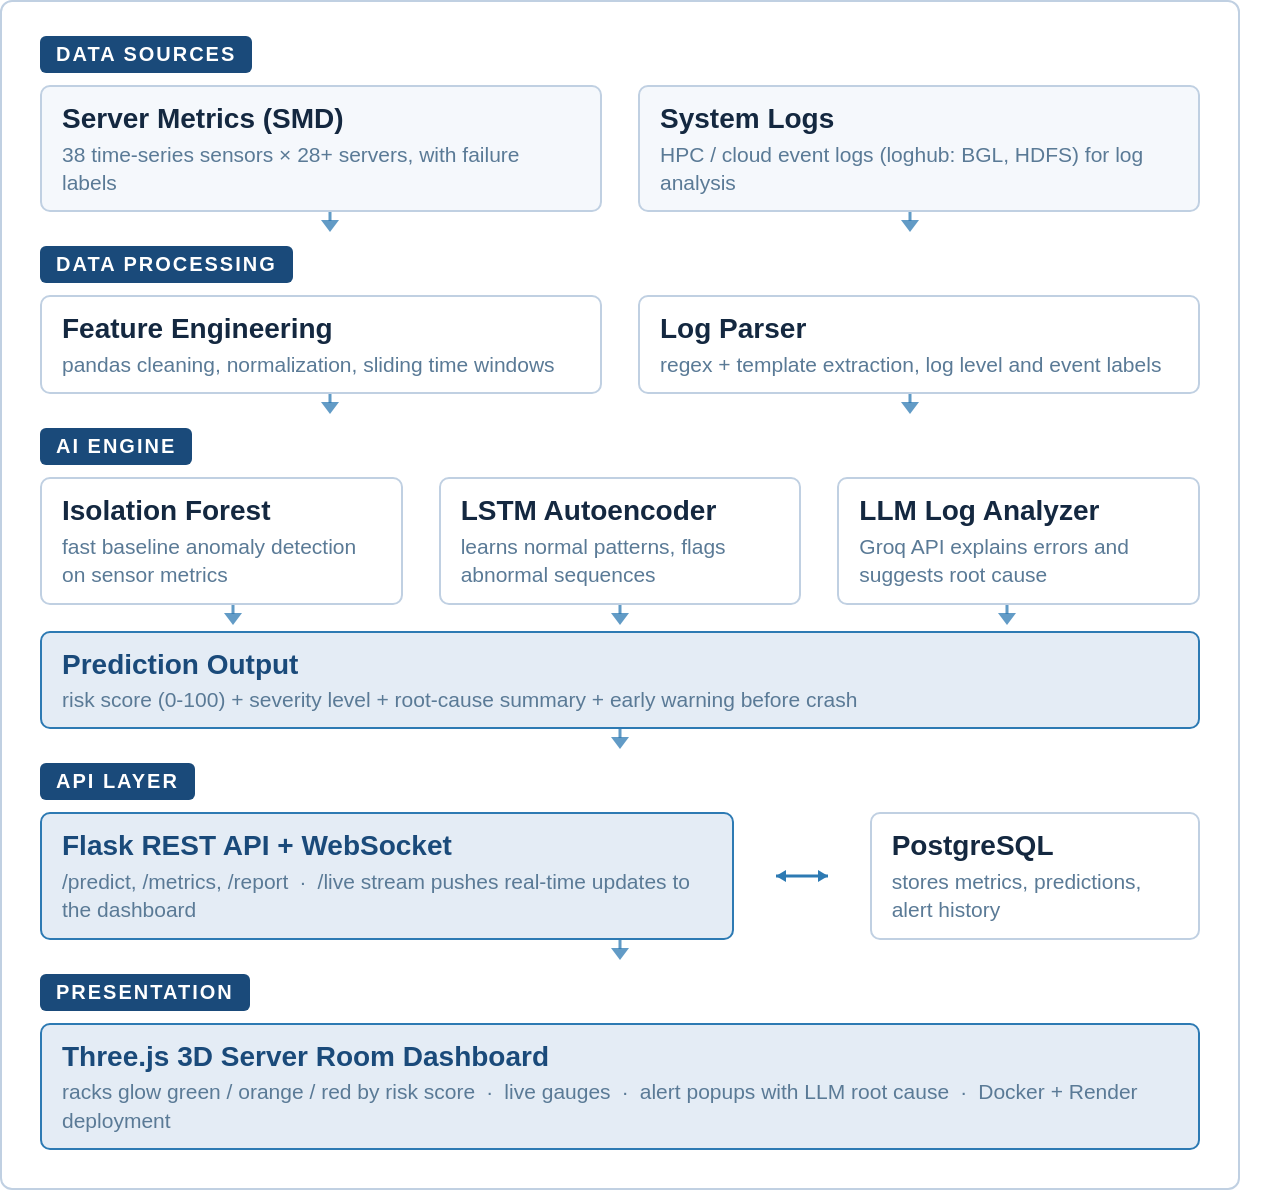
<file: diagram.html>
<!DOCTYPE html>
<html lang="en">
<head>
<meta charset="UTF-8">
<style>
  * { box-sizing: border-box; }
  html, body {
    margin: 0; padding: 0;
    background: #ffffff;
    font-family: 'Liberation Sans', 'DejaVu Sans', sans-serif;
  }
  .canvas {
    width: 1240px;
    padding: 34px 38px 38px 38px;
    background: #ffffff;
    border: 2px solid #c0d0e2;
    border-radius: 12px;
  }
  /* ---------- band label chip ---------- */
  .band-label {
    display: inline-block;
    background: #1a4a7a;
    color: #ffffff;
    font-size: 20px; font-weight: 700;
    letter-spacing: 2px;
    padding: 7px 16px;
    border-radius: 6px;
    margin-bottom: 12px;
  }
  .band { width: 100%; }
  /* ---------- node rows ---------- */
  .row { display: grid; gap: 36px; width: 100%; }
  .row-2 { grid-template-columns: 1fr 1fr; }
  .row-3 { grid-template-columns: 1fr 1fr 1fr; }
  .row-api { grid-template-columns: 2.1fr 64px 1fr; align-items: stretch; }
  .node {
    background: #ffffff;
    border: 2px solid #c0d0e2;
    border-radius: 10px;
    padding: 15px 20px 13px 20px;
  }
  .node .t {
    font-size: 28px; font-weight: 700; color: #142840;
    line-height: 1.2; margin-bottom: 5px;
  }
  .node .d {
    font-size: 21px; color: #5a7a96; line-height: 1.35;
  }
  .node-lite { background: #f5f8fc; }
  .node-hl { background: #e4ecf5; border-color: #2d7ab3; }
  .node-hl .t { color: #1a4a7a; }
  /* ---------- vertical arrows between bands ---------- */
  .arrows { display: grid; width: 100%; height: 34px; }
  .arrows-2 { grid-template-columns: 1fr 1fr; }
  .arrows-3 { grid-template-columns: 1fr 1fr 1fr; }
  .arrows-1 { grid-template-columns: 1fr; }
  .arrows .cell { position: relative; }
  .tri {
    position: absolute; left: 50%; top: 8px;
    width: 0; height: 0;
    transform: translateX(-9px);
    border-left: 9px solid transparent;
    border-right: 9px solid transparent;
    border-top: 12px solid #2d7ab3;
    opacity: 0.75;
  }
  .stem {
    position: absolute; left: 50%; top: 0;
    width: 3px; height: 9px;
    transform: translateX(-1.5px);
    background: #2d7ab3; opacity: 0.75;
  }
  /* ---------- horizontal link API <-> DB ---------- */
  .hlink { display: flex; align-items: center; justify-content: center; }
  .hlink svg { display: block; }
</style>
</head>
<body>
<div class="canvas" id="canvas">

  <!-- BAND 1 : DATA SOURCES -->
  <div class="band">
    <div class="band-label">DATA SOURCES</div>
    <div class="row row-2">
      <div class="node node-lite">
        <div class="t">Server Metrics (SMD)</div>
        <div class="d">38 time-series sensors × 28+ servers, with failure labels</div>
      </div>
      <div class="node node-lite">
        <div class="t">System Logs</div>
        <div class="d">HPC / cloud event logs (loghub: BGL, HDFS) for log analysis</div>
      </div>
    </div>
  </div>

  <div class="arrows arrows-2"><div class="cell"><div class="stem"></div><div class="tri"></div></div><div class="cell"><div class="stem"></div><div class="tri"></div></div></div>

  <!-- BAND 2 : DATA PROCESSING -->
  <div class="band">
    <div class="band-label">DATA PROCESSING</div>
    <div class="row row-2">
      <div class="node">
        <div class="t">Feature Engineering</div>
        <div class="d">pandas cleaning, normalization, sliding time windows</div>
      </div>
      <div class="node">
        <div class="t">Log Parser</div>
        <div class="d">regex + template extraction, log level and event labels</div>
      </div>
    </div>
  </div>

  <div class="arrows arrows-2"><div class="cell"><div class="stem"></div><div class="tri"></div></div><div class="cell"><div class="stem"></div><div class="tri"></div></div></div>

  <!-- BAND 3 : AI ENGINE -->
  <div class="band">
    <div class="band-label">AI ENGINE</div>
    <div class="row row-3">
      <div class="node">
        <div class="t">Isolation Forest</div>
        <div class="d">fast baseline anomaly detection on sensor metrics</div>
      </div>
      <div class="node">
        <div class="t">LSTM Autoencoder</div>
        <div class="d">learns normal patterns, flags abnormal sequences</div>
      </div>
      <div class="node">
        <div class="t">LLM Log Analyzer</div>
        <div class="d">Groq API explains errors and suggests root cause</div>
      </div>
    </div>
    <div class="arrows arrows-3" style="height:26px;"><div class="cell"><div class="stem"></div><div class="tri"></div></div><div class="cell"><div class="stem"></div><div class="tri"></div></div><div class="cell"><div class="stem"></div><div class="tri"></div></div></div>
    <div class="row">
      <div class="node node-hl">
        <div class="t">Prediction Output</div>
        <div class="d">risk score (0-100) + severity level + root-cause summary + early warning before crash</div>
      </div>
    </div>
  </div>

  <div class="arrows arrows-1"><div class="cell"><div class="stem"></div><div class="tri"></div></div></div>

  <!-- BAND 4 : API LAYER -->
  <div class="band">
    <div class="band-label">API LAYER</div>
    <div class="row row-api">
      <div class="node node-hl">
        <div class="t">Flask REST API + WebSocket</div>
        <div class="d">/predict, /metrics, /report &nbsp;·&nbsp; /live stream pushes real-time updates to the dashboard</div>
      </div>
      <div class="hlink">
        <svg width="64" height="22" viewBox="0 0 64 22">
          <line x1="6" y1="11" x2="58" y2="11" stroke="#2d7ab3" stroke-width="3"/>
          <polygon points="6,11 16,5 16,17" fill="#2d7ab3"/>
          <polygon points="58,11 48,5 48,17" fill="#2d7ab3"/>
        </svg>
      </div>
      <div class="node">
        <div class="t">PostgreSQL</div>
        <div class="d">stores metrics, predictions, alert history</div>
      </div>
    </div>
  </div>

  <div class="arrows arrows-1"><div class="cell"><div class="stem"></div><div class="tri"></div></div></div>

  <!-- BAND 5 : PRESENTATION -->
  <div class="band">
    <div class="band-label">PRESENTATION</div>
    <div class="row">
      <div class="node node-hl">
        <div class="t">Three.js 3D Server Room Dashboard</div>
        <div class="d">racks glow green / orange / red by risk score &nbsp;·&nbsp; live gauges &nbsp;·&nbsp; alert popups with LLM root cause &nbsp;·&nbsp; Docker + Render deployment</div>
      </div>
    </div>
  </div>

</div>
</body>
</html>
</file>
